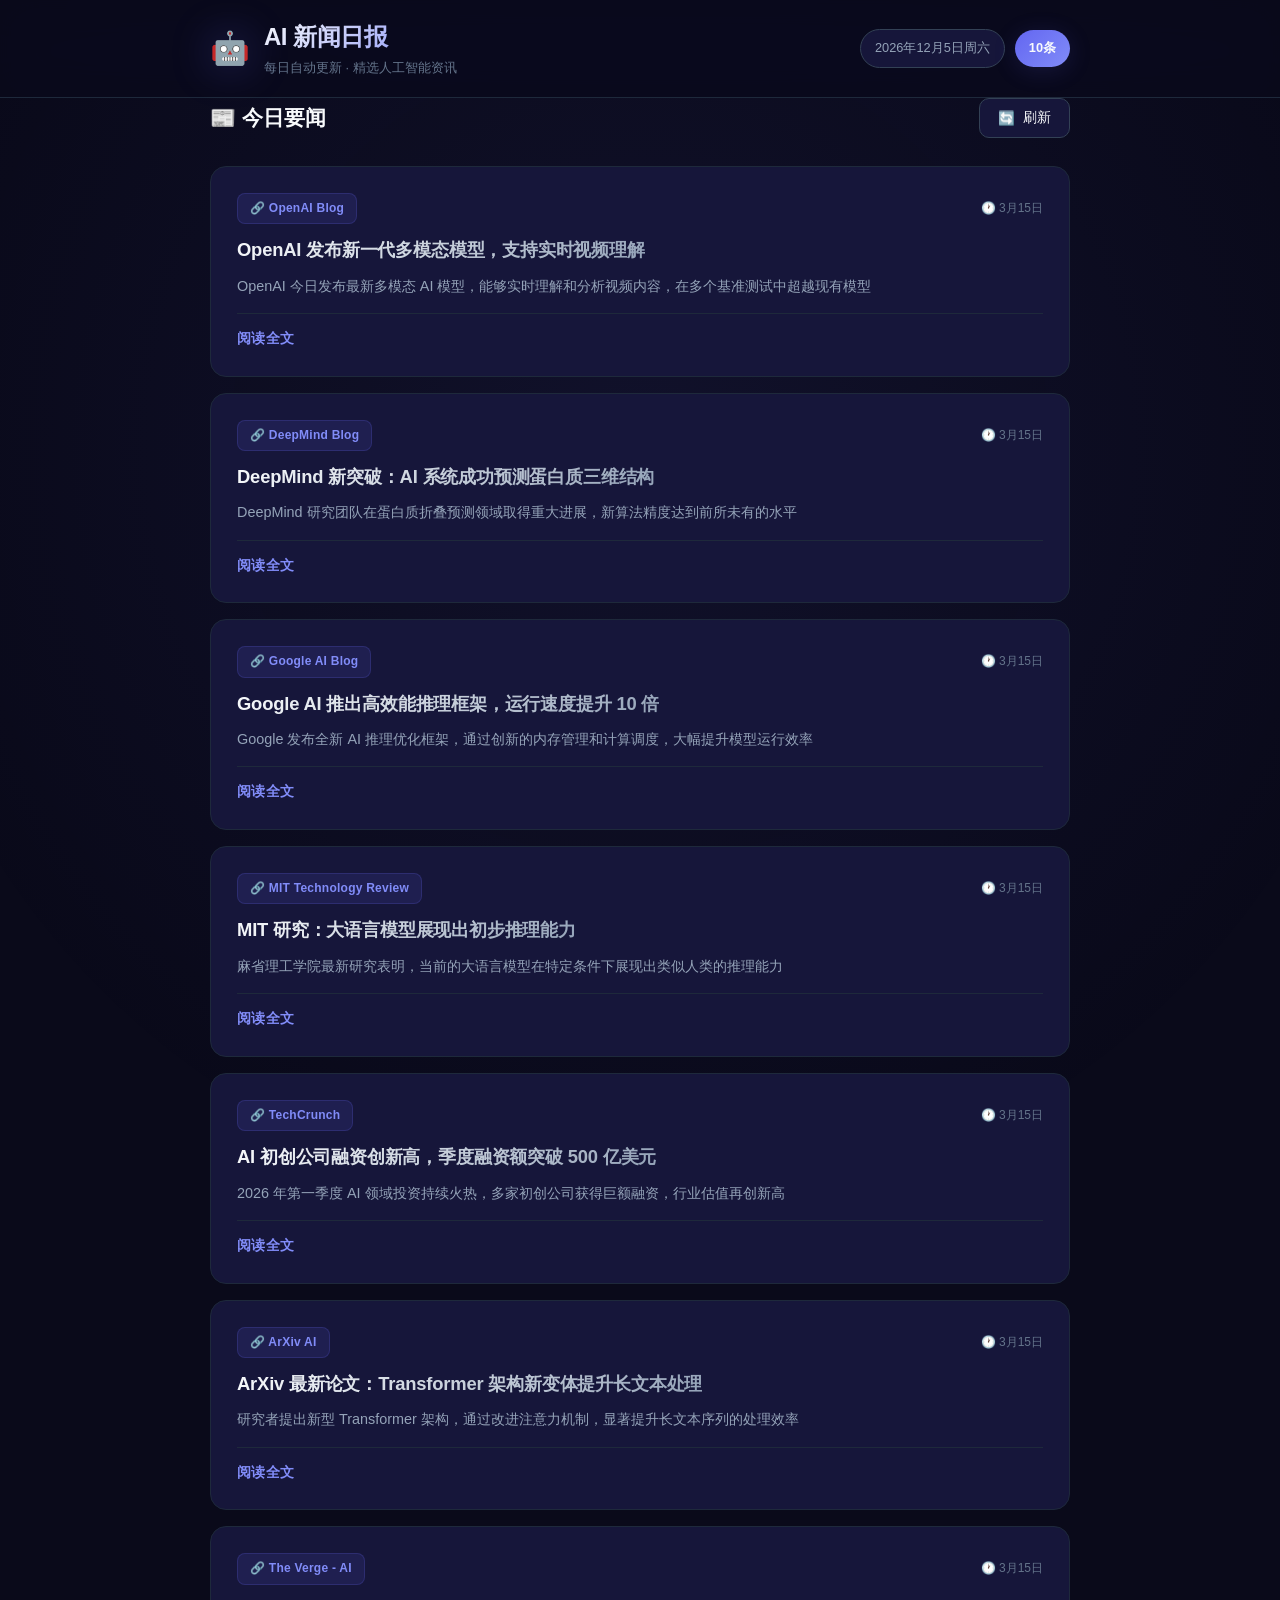
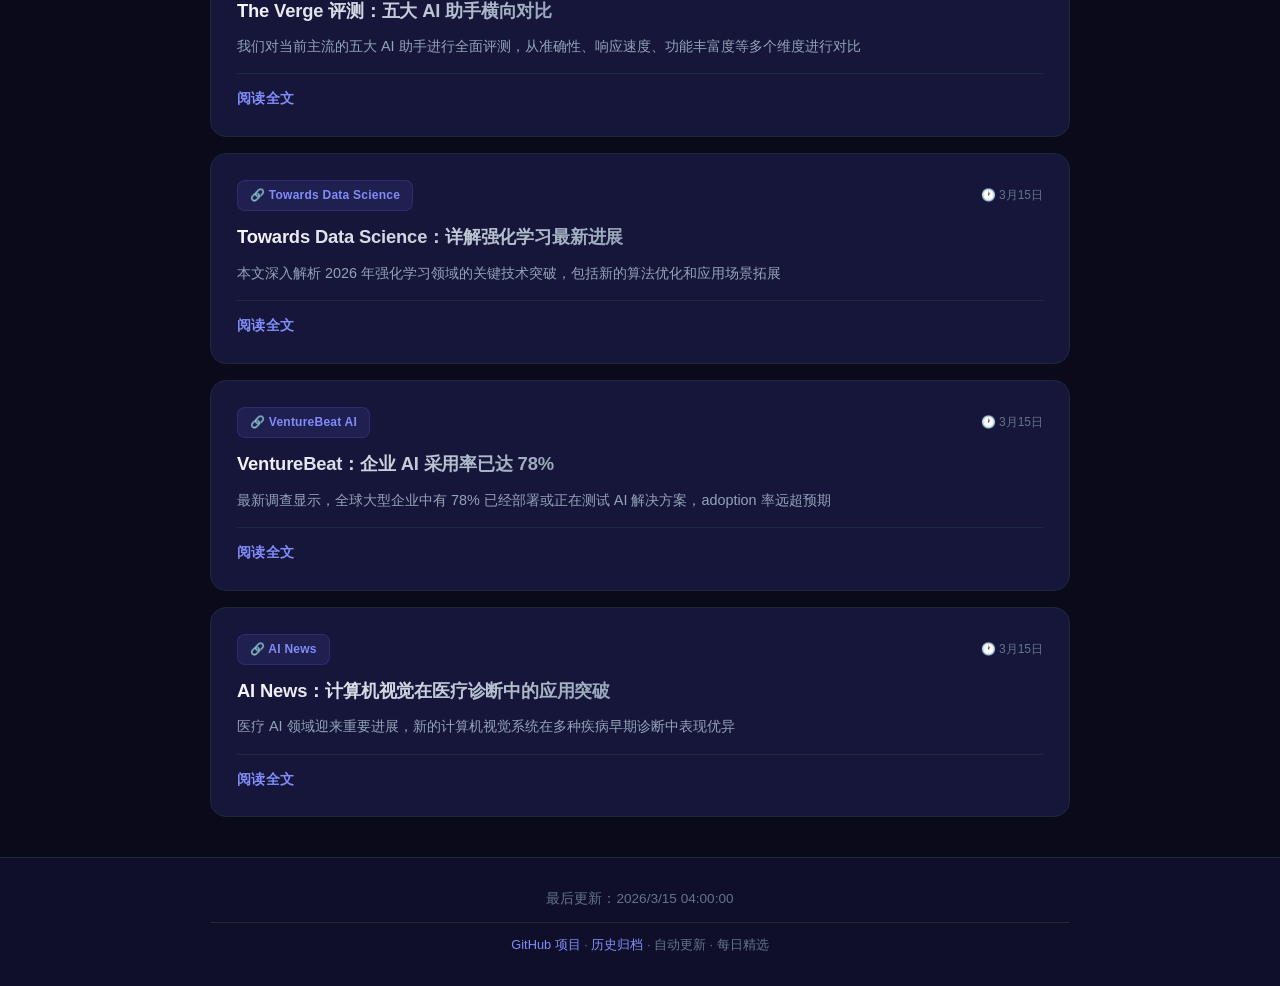
<file: index.html>
<!DOCTYPE html>
<html lang="zh-CN">
<head>
    <meta charset="UTF-8">
    <meta name="viewport" content="width=device-width, initial-scale=1.0, maximum-scale=1.0, user-scalable=no">
    <meta name="description" content="每日自动更新的人工智能领域最新资讯">
    <meta name="keywords" content="AI，人工智能，新闻，科技，机器学习，深度学习">
    <meta name="theme-color" content="#0a0a1a">
    <meta name="apple-mobile-web-app-capable" content="yes">
    <meta name="apple-mobile-web-app-status-bar-style" content="black-translucent">
    <title>AI 新闻日报</title>
    <link rel="icon" type="image/svg+xml" href="data:image/svg+xml,<svg xmlns='http://www.w3.org/2000/svg' viewBox='0 0 100 100'><text y='.9em' font-size='90'>🤖</text></svg>">
    <style>
        :root{--bg-primary:#0a0a1a;--bg-secondary:#0f0f2a;--bg-card:#16163a;--bg-card-hover:#1a1a4a;--accent:#6366f1;--accent-light:#818cf8;--accent-glow:rgba(99,102,241,0.3);--text-primary:#f8fafc;--text-secondary:#94a3b8;--text-muted:#64748b;--border:#1e293b;--border-light:#334155;--success:#10b981;--shadow:0 4px 24px rgba(0,0,0,0.4);--shadow-glow:0 4px 24px rgba(99,102,241,0.15);--radius:16px;--radius-sm:12px;--radius-lg:24px;--transition:all 0.3s cubic-bezier(0.4,0,0.2,1);--font-sans:-apple-system,BlinkMacSystemFont,'Segoe UI',Roboto,'Helvetica Neue',Arial,'Noto Sans SC',sans-serif}
        *{margin:0;padding:0;box-sizing:border-box;-webkit-tap-highlight-color:transparent}
        html{scroll-behavior:smooth;font-size:16px}
        body{font-family:var(--font-sans);background:var(--bg-primary);min-height:100vh;color:var(--text-primary);line-height:1.6;overflow-x:hidden}
        body::before{content:'';position:fixed;top:-50%;left:-50%;width:200%;height:200%;background:radial-gradient(circle at 50% 50%,rgba(99,102,241,0.08) 0%,transparent 50%);pointer-events:none;z-index:-1}
        .container{max-width:800px;margin:0 auto;padding:0 20px}
        header{background:rgba(10,10,26,0.85);backdrop-filter:blur(20px) saturate(180%);-webkit-backdrop-filter:blur(20px) saturate(180%);border-bottom:1px solid var(--border);position:sticky;top:0;z-index:1000}
        .header-content{display:flex;justify-content:space-between;align-items:center;padding:18px 0;flex-wrap:wrap;gap:12px}
        .logo{display:flex;align-items:center;gap:14px;text-decoration:none}
        .logo-icon{font-size:2rem;filter:drop-shadow(0 0 20px var(--accent-glow))}
        .logo-text{display:flex;flex-direction:column}
        .logo-text h1{font-size:1.5rem;font-weight:700;background:linear-gradient(135deg,var(--text-primary) 0%,var(--accent-light) 100%);-webkit-background-clip:text;-webkit-text-fill-color:transparent;background-clip:text;letter-spacing:-0.02em}
        .logo-text p{color:var(--text-muted);font-size:0.8rem;margin-top:2px;font-weight:400}
        .header-meta{display:flex;gap:10px;align-items:center}
        .date-badge{background:var(--bg-card);border:1px solid var(--border-light);padding:8px 14px;border-radius:20px;font-size:0.8rem;color:var(--text-secondary);font-weight:500;transition:var(--transition)}
        .news-count{background:linear-gradient(135deg,var(--accent),var(--accent-light));padding:8px 14px;border-radius:20px;font-size:0.8rem;font-weight:600;box-shadow:var(--shadow-glow)}
        main{padding:40px 0 60px}
        .section-header{display:flex;justify-content:space-between;align-items:center;margin-bottom:28px;flex-wrap:wrap;gap:15px}
        .section-header h2{font-size:1.3rem;font-weight:600;display:flex;align-items:center;gap:10px;color:var(--text-primary)}
        .refresh-btn{background:var(--bg-card);border:1px solid var(--border-light);color:var(--text-primary);padding:10px 18px;border-radius:10px;cursor:pointer;font-size:0.85rem;font-weight:500;transition:var(--transition);display:flex;align-items:center;gap:8px}
        .refresh-btn:hover{background:var(--bg-card-hover);border-color:var(--accent);transform:translateY(-2px)}
        .refresh-btn:active{transform:translateY(0)}
        .news-list{display:grid;gap:16px}
        .news-card{background:var(--bg-card);border:1px solid var(--border);border-radius:var(--radius);padding:22px;transition:var(--transition);animation:slideUp 0.5s cubic-bezier(0.4,0,0.2,1) forwards;opacity:0;transform:translateY(20px);position:relative;overflow:hidden}
        .news-card::before{content:'';position:absolute;top:0;left:0;right:0;height:2px;background:linear-gradient(90deg,var(--accent),var(--accent-light));opacity:0;transition:var(--transition)}
        .news-card:hover{transform:translateY(-4px);border-color:var(--border-light);box-shadow:var(--shadow-glow);background:var(--bg-card-hover)}
        .news-card:hover::before{opacity:1}
        @keyframes slideUp{to{opacity:1;transform:translateY(0)}}
        .news-card-header{display:flex;justify-content:space-between;align-items:center;margin-bottom:12px;flex-wrap:wrap;gap:10px}
        .news-source{display:inline-flex;align-items:center;gap:6px;background:rgba(99,102,241,0.12);color:var(--accent-light);padding:5px 12px;border-radius:8px;font-size:0.75rem;font-weight:600;letter-spacing:0.02em;border:1px solid rgba(99,102,241,0.2)}
        .news-time{color:var(--text-muted);font-size:0.75rem;display:flex;align-items:center;gap:5px;font-weight:500}
        .news-title{font-size:1.15rem;font-weight:600;margin-bottom:10px;line-height:1.5;letter-spacing:-0.01em}
        .news-title a{color:var(--text-primary);text-decoration:none;transition:var(--transition);display:inline;background:linear-gradient(135deg,var(--text-primary) 0%,var(--text-secondary) 100%);-webkit-background-clip:text;-webkit-text-fill-color:transparent;background-clip:text}
        .news-card:hover .news-title a{background:linear-gradient(135deg,var(--accent-light) 0%,var(--accent) 100%);-webkit-background-clip:text;-webkit-text-fill-color:transparent;background-clip:text}
        .news-summary{color:var(--text-secondary);font-size:0.9rem;line-height:1.75;margin-bottom:14px;display:-webkit-box;-webkit-line-clamp:3;-webkit-box-orient:vertical;overflow:hidden}
        .news-footer{display:flex;justify-content:space-between;align-items:center;padding-top:14px;border-top:1px solid var(--border)}
        .read-more{color:var(--accent-light);text-decoration:none;font-weight:600;font-size:0.85rem;display:flex;align-items:center;gap:6px;transition:var(--transition);letter-spacing:0.02em}
        .read-more:hover{gap:10px;color:var(--accent)}
        .loading,.error-message,.no-news{text-align:center;padding:80px 20px;color:var(--text-secondary)}
        .spinner{width:48px;height:48px;border:3px solid var(--border);border-top-color:var(--accent);border-radius:50%;margin:0 auto 24px;animation:spin 1s linear infinite}
        @keyframes spin{to{transform:rotate(360deg)}}
        .loading-text{font-size:0.95rem;color:var(--text-muted)}
        footer{background:var(--bg-secondary);border-top:1px solid var(--border);padding:30px 0;margin-top:40px}
        .footer-content{text-align:center;color:var(--text-muted);font-size:0.85rem}
        .footer-content a{color:var(--accent-light);text-decoration:none;font-weight:500;transition:var(--transition)}
        .footer-content a:hover{color:var(--accent)}
        .footer-meta{margin-top:12px;padding-top:12px;border-top:1px solid var(--border);font-size:0.8rem}
        @media(max-width:768px){.container{padding:0 16px}main{padding:24px 0 40px}.header-content{padding:14px 0}.logo-icon{font-size:1.75rem}.logo-text h1{font-size:1.3rem}.news-card{padding:18px}.news-title{font-size:1.05rem}.section-header{flex-direction:column;align-items:flex-start}.refresh-btn{width:100%;justify-content:center}}
        @media(max-width:480px){html{font-size:15px}.container{padding:0 14px}.news-card{padding:16px;border-radius:var(--radius-sm)}.news-card-header{flex-direction:column;align-items:flex-start;gap:8px}.news-source{font-size:0.7rem;padding:4px 10px}.news-summary{-webkit-line-clamp:2}.date-badge,.news-count{font-size:0.75rem;padding:6px 12px}}
        @media(min-width:1024px){.container{max-width:900px}.news-card{padding:26px}}
        @media print{header,footer,.refresh-btn{display:none}.news-card{break-inside:avoid;box-shadow:none;border:1px solid #ccc}}
    </style>
</head>
<body>
    <header>
        <div class="container">
            <div class="header-content">
                <a href="/" class="logo">
                    <span class="logo-icon">🤖</span>
                    <div class="logo-text">
                        <h1>AI 新闻日报</h1>
                        <p>每日自动更新 · 精选人工智能资讯</p>
                    </div>
                </a>
                <div class="header-meta">
                    <span class="date-badge" id="currentDate"></span>
                    <span class="news-count" id="newsCount">0 条</span>
                </div>
            </div>
        </div>
    </header>
    <main class="container">
        <div class="section-header">
            <h2>📰 今日要闻</h2>
            <button class="refresh-btn" onclick="loadNews()"><span>🔄</span> 刷新</button>
        </div>
        <div class="news-list" id="newsList">
            <div class="loading"><div class="spinner"></div><p class="loading-text">正在加载最新新闻...</p></div>
        </div>
    </main>
    <footer>
        <div class="container">
            <div class="footer-content">
                <p>最后更新：<span id="lastUpdate">加载中...</span></p>
                <div class="footer-meta">
                    <a href="https://github.com/jgzj/ai-news-collector" target="_blank" rel="noopener">GitHub 项目</a>
                    · <a href="archive.html">历史归档</a>
                    · 自动更新 · 每日精选
                </div>
            </div>
        </div>
    </footer>
    <script>
        const updateDate = () => {
            const now = new Date();
            document.getElementById('currentDate').textContent = now.toLocaleDateString('zh-CN', {year:'numeric',month:'long',day:'numeric',weekday:'short'});
        };
        async function loadNews() {
            const newsList = document.getElementById('newsList');
            newsList.innerHTML = '<div class="loading"><div class="spinner"></div><p class="loading-text">正在加载最新新闻...</p></div>';
            try {
                const response = await fetch('data/latest.json?v=' + Date.now());
                if(!response.ok) throw new Error('HTTP ' + response.status);
                const data = await response.json();
                document.getElementById('newsCount').textContent = data.count + '条';
                document.getElementById('lastUpdate').textContent = new Date(data.updated).toLocaleString('zh-CN', {hour12:false});
                renderNews(data.articles);
            } catch(error) {
                console.error('加载失败:', error);
                newsList.innerHTML = '<div class="error-message"><p style="font-size:1.1rem;margin-bottom:8px">⚠️ 新闻加载失败</p><p style="color:var(--text-muted)">请稍后刷新页面重试</p></div>';
            }
        }
        function renderNews(articles) {
            const newsList = document.getElementById('newsList');
            if(!articles || articles.length === 0) {
                newsList.innerHTML = '<p class="no-news" style="color:var(--text-muted)">暂无新闻数据</p>';
                return;
            }
            newsList.innerHTML = articles.map((article, i) => {
                const delay = Math.min(i * 0.06, 0.6);
                return '<article class="news-card" style="animation-delay:'+delay+'s"><div class="news-card-header"><span class="news-source">🔗 ' + escapeHtml(article.source) + '</span><span class="news-time">🕐 ' + formatTime(article.published) + '</span></div><h3 class="news-title"><a href="' + escapeHtml(article.link) + '" target="_blank" rel="noopener noreferrer">' + escapeHtml(article.title) + '</a></h3>' + (article.summary ? '<p class="news-summary">' + escapeHtml(article.summary) + '</p>' : '') + '<div class="news-footer"><a href="' + escapeHtml(article.link) + '" target="_blank" rel="noopener noreferrer" class="read-more">阅读全文</a></div></article>';
            }).join('');
        }
        function formatTime(dateString) {
            try {
                const date = new Date(dateString);
                const now = new Date();
                const diff = now - date;
                if(diff < 60000) return '刚刚';
                if(diff < 3600000) return Math.floor(diff/60000) + '分钟前';
                if(diff < 86400000) return Math.floor(diff/3600000) + '小时前';
                if(diff < 604800000) return Math.floor(diff/86400000) + '天前';
                return date.toLocaleDateString('zh-CN', {month:'short',day:'numeric'});
            } catch { return '近期'; }
        }
        function escapeHtml(text) {
            const div = document.createElement('div');
            div.textContent = text;
            return div.innerHTML;
        }
        updateDate();
        loadNews();
    </script>
</body>
</html>
</file>
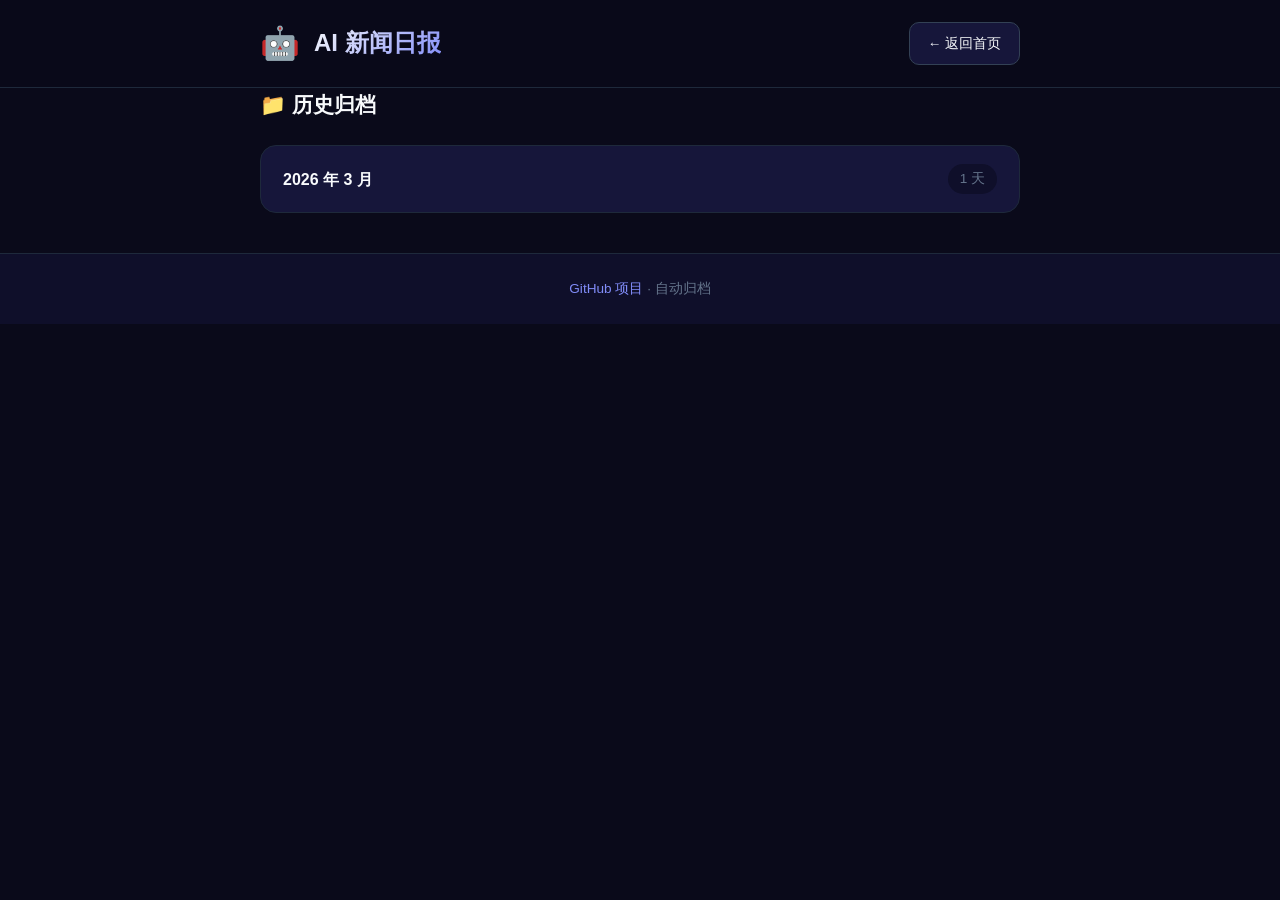
<file: archive.html>
<!DOCTYPE html>
<html lang="zh-CN">
<head>
    <meta charset="UTF-8">
    <meta name="viewport" content="width=device-width, initial-scale=1.0">
    <meta name="description" content="AI 新闻历史归档">
    <title>历史归档 - AI 新闻日报</title>
    <link rel="icon" type="image/svg+xml" href="data:image/svg+xml,<svg xmlns='http://www.w3.org/2000/svg' viewBox='0 0 100 100'><text y='.9em' font-size='90'>🤖</text></svg>">
    <style>
        :root{--bg-primary:#0a0a1a;--bg-secondary:#0f0f2a;--bg-card:#16163a;--bg-card-hover:#1a1a4a;--accent:#6366f1;--accent-light:#818cf8;--text-primary:#f8fafc;--text-secondary:#94a3b8;--text-muted:#64748b;--border:#1e293b;--border-light:#334155;--radius:16px;--transition:all 0.3s cubic-bezier(0.4,0,0.2,1)}
        *{margin:0;padding:0;box-sizing:border-box}
        html{scroll-behavior:smooth}
        body{font-family:-apple-system,BlinkMacSystemFont,'Segoe UI',Roboto,'Helvetica Neue',Arial,sans-serif;background:var(--bg-primary);min-height:100vh;color:var(--text-primary);line-height:1.6}
        .container{max-width:800px;margin:0 auto;padding:0 20px}
        header{background:rgba(10,10,26,0.85);backdrop-filter:blur(20px);border-bottom:1px solid var(--border);position:sticky;top:0;z-index:100}
        .header-content{display:flex;justify-content:space-between;align-items:center;padding:18px 0}
        .logo{display:flex;align-items:center;gap:14px;text-decoration:none;color:var(--text-primary)}
        .logo-icon{font-size:2rem}
        .logo-text h1{font-size:1.5rem;font-weight:700;background:linear-gradient(135deg,var(--text-primary),var(--accent-light));-webkit-background-clip:text;-webkit-text-fill-color:transparent;background-clip:text}
        .back-btn{background:var(--bg-card);border:1px solid var(--border-light);color:var(--text-primary);padding:10px 18px;border-radius:10px;cursor:pointer;font-size:0.85rem;text-decoration:none;transition:var(--transition);display:flex;align-items:center;gap:8px}
        .back-btn:hover{background:var(--bg-card-hover);border-color:var(--accent)}
        main{padding:40px 0}
        h2{font-size:1.3rem;font-weight:600;margin-bottom:24px;display:flex;align-items:center;gap:10px}
        .archive-list{display:grid;gap:12px}
        .archive-item{background:var(--bg-card);border:1px solid var(--border);border-radius:var(--radius);padding:18px 22px;transition:var(--transition);text-decoration:none;color:var(--text-primary);display:flex;justify-content:space-between;align-items:center}
        .archive-item:hover{background:var(--bg-card-hover);border-color:var(--accent);transform:translateX(4px)}
        .archive-date{font-weight:600;font-size:1rem}
        .archive-count{color:var(--text-muted);font-size:0.85rem;background:var(--bg-secondary);padding:4px 12px;border-radius:20px}
        .loading{text-align:center;padding:60px 20px;color:var(--text-muted)}
        .spinner{width:40px;height:40px;border:3px solid var(--border);border-top-color:var(--accent);border-radius:50%;margin:0 auto 20px;animation:spin 1s linear infinite}
        @keyframes spin{to{transform:rotate(360deg)}}
        footer{background:var(--bg-secondary);border-top:1px solid var(--border);padding:24px 0;margin-top:40px;text-align:center;color:var(--text-muted);font-size:0.85rem}
        footer a{color:var(--accent-light);text-decoration:none}
        @media(max-width:768px){.container{padding:0 16px}.archive-item{padding:16px 18px}.archive-date{font-size:0.95rem}}
    </style>
</head>
<body>
    <header>
        <div class="container">
            <div class="header-content">
                <a href="./" class="logo">
                    <span class="logo-icon">🤖</span>
                    <div class="logo-text"><h1>AI 新闻日报</h1></div>
                </a>
                <a href="./" class="back-btn">← 返回首页</a>
            </div>
        </div>
    </header>
    <main class="container">
        <h2>📁 历史归档</h2>
        <div class="archive-list" id="archiveList">
            <div class="loading"><div class="spinner"></div><p>正在加载归档列表...</p></div>
        </div>
    </main>
    <footer>
        <div class="container">
            <p><a href="https://github.com/jgzj/ai-news-collector">GitHub 项目</a> · 自动归档</p>
        </div>
    </footer>
    <script>
        async function loadArchive(){const a=document.getElementById("archiveList");try{const r=await fetch("data/archive/index.json?v="+Date.now());if(!r.ok)throw new Error("HTTP "+r.status);const d=await r.json();if(!d.months||d.months.length===0){a.innerHTML='<p class="loading" style="color:var(--text-muted)">暂无归档数据</p>';return}a.innerHTML=d.months.map(m=>'<a href="archive/"+m.file+"" class="archive-item"><span class="archive-date">'+m.label+'</span><span class="archive-count">'+m.days+' 天</span></a>').join("")}catch(e){console.error("加载失败:",e);a.innerHTML='<p class="loading" style="color:var(--text-muted)">加载归档列表失败</p>'}}
        loadArchive();
    </script>
</body>
</html>
</file>
